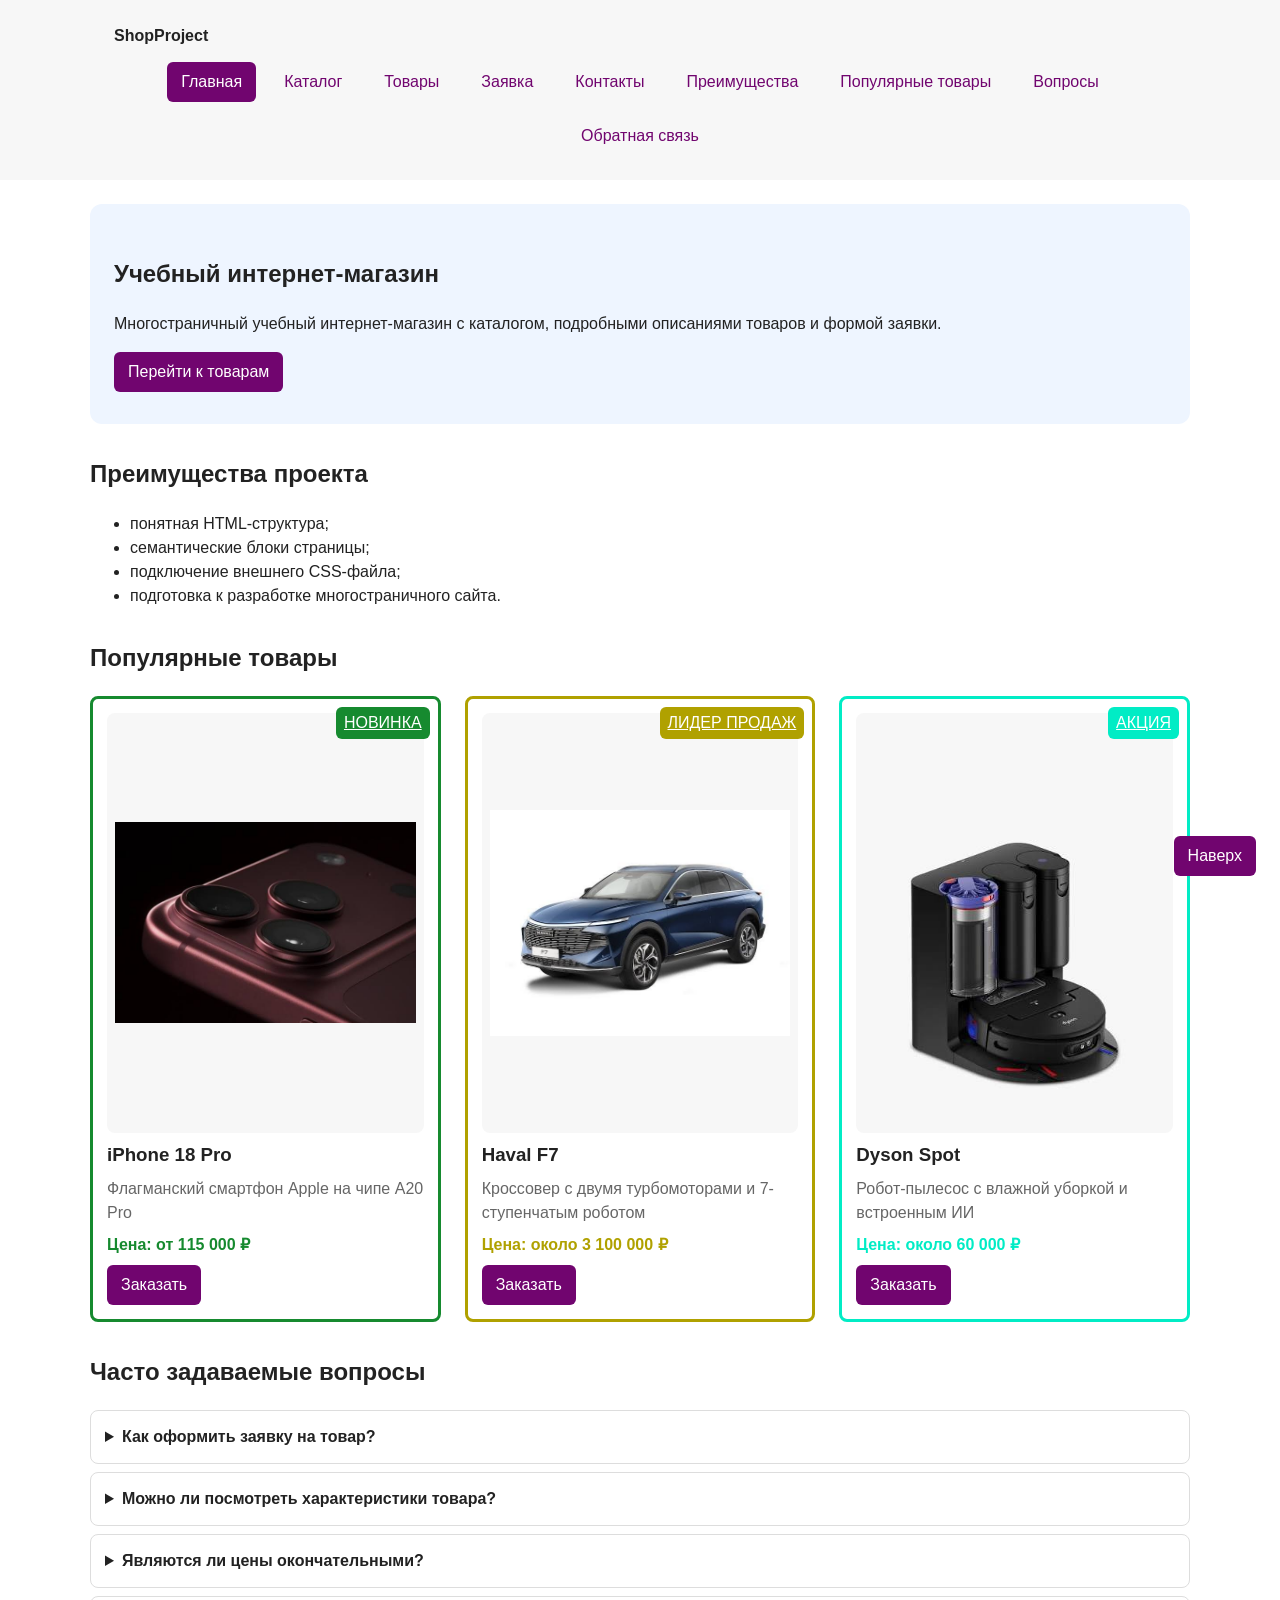
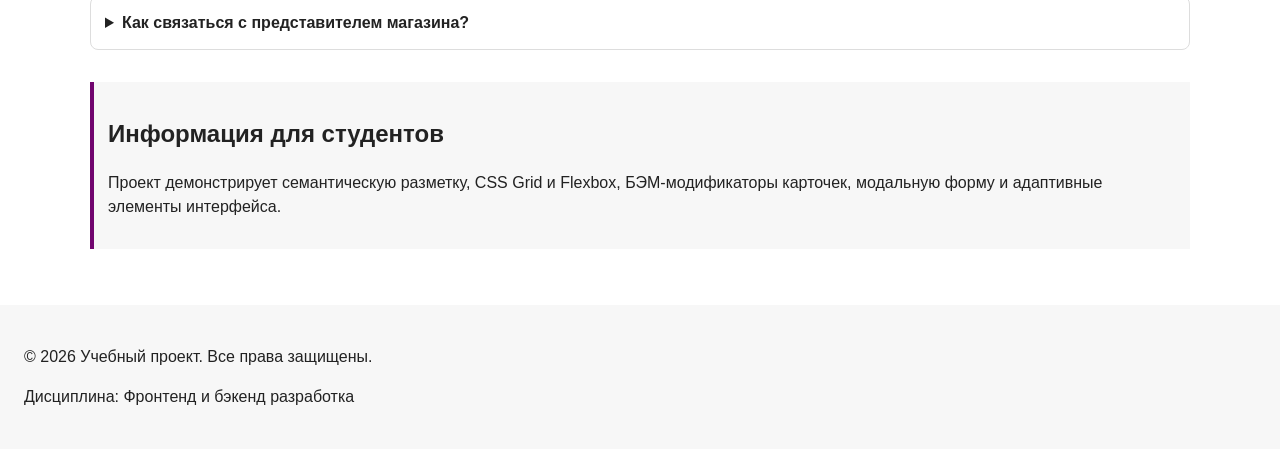
<file: index.html>
<!DOCTYPE html>
<html lang="ru">
<head>
    <meta charset="UTF-8">
    <meta name="viewport" content="width=device-width, initial-scale=1.0">
    <meta name="description" content="Главная страница учебного интернет-магазина.">
    <title>Учебный интернет-магазин</title>
    <link rel="stylesheet" href="css/style.css">
    <script src="js/main.js" defer></script>
</head>
<body>
    <header class="site-header">
        <div class="site-header__inner">
            <a class="site-header__logo" href="index.html">ShopProject</a>
            <nav class="site-nav" aria-label="Основная навигация">
                <ul class="site-nav__list">
                    <li class="site-nav__item"><a class="site-nav__link site-nav__link--active" href="index.html">Главная</a></li>
                    <li class="site-nav__item"><a class="site-nav__link" href="catalog.html">Каталог</a></li>
                    <li class="site-nav__item"><a class="site-nav__link" href="product.html">Товары</a></li>
                    <li class="site-nav__item"><a class="site-nav__link" href="order.html">Заявка</a></li>
                    <li class="site-nav__item"><a class="site-nav__link" href="contacts.html">Контакты</a></li>
                    <li class="site-nav__item"><a class="site-nav__link" href="index.html#advantages">Преимущества</a></li>
                    <li class="site-nav__item"><a class="site-nav__link" href="index.html#popular">Популярные товары</a></li>
                    <li class="site-nav__item"><a class="site-nav__link" href="index.html#faq">Вопросы</a></li>
                    <li class="site-nav__item"><a class="site-nav__link" href="index.html#contacts">Обратная связь</a></li>
                </ul>
            </nav>
        </div>
    </header>

    <main>
        <section class="hero">
            <h1>Учебный интернет-магазин</h1>
            <p>
                Многостраничный учебный интернет-магазин с каталогом, подробными описаниями товаров и формой заявки.
            </p>
            <a class="button button--primary" href="#popular">Перейти к товарам</a>
        </section>

        <section class="section" id="advantages">
            <h2 class="section__title">Преимущества проекта</h2>
            <ul class="advantages-list">
                <li>понятная HTML-структура;</li>
                <li>семантические блоки страницы;</li>
                <li>подключение внешнего CSS-файла;</li>
                <li>подготовка к разработке многостраничного сайта.</li>
            </ul>
        </section>

        <section class="section" id="popular">
            <h2 class="section__title">Популярные товары</h2>
            <div class="products-grid">
                <article class="product-card product-card--featured">
                    <span class="product-card__badge">Новинка</span>
                    <img class="product-card__image" src="images/images-2.jpeg" alt="Иллюстрация смартфона iPhone 18 Pro" width="640" height="420" loading="lazy">
                    <h3 class="product-card__title">iPhone 18 Pro</h3>
                    <p class="product-card__description">Флагманский смартфон Apple на чипе A20 Pro</p>
                    <p class="product-card__price">Цена: от 115 000 ₽</p>
                    <button class="button button--primary product-card__button" type="button" data-product="iPhone 18 Pro">Заказать</button>
                </article>
                <article class="product-card product-card--discount">
                    <span class="product-card__badge">ЛИДЕР ПРОДАЖ</span>
                    <img class="product-card__image" src="images/images-3.jpeg" alt="Иллюстрация кроссовера Haval F7" width="640" height="420" loading="lazy">
                    <h3 class="product-card__title">Haval F7</h3>
                    <p class="product-card__description">Кроссовер с двумя турбомоторами и 7-ступенчатым роботом</p>
                    <p class="product-card__price">Цена: около 3 100 000 ₽</p>
                    <button class="button button--primary product-card__button" type="button" data-product="Haval F7">Заказать</button>
                </article>
                <article class="product-card product-card--sale">
                    <span class="product-card__badge product-card__badge--sale">Акция</span>
                    <img class="product-card__image" src="images/images-4.jpeg" alt="Иллюстрация робота-пылесоса Dyson Spot" width="640" height="420" loading="lazy">
                    <h3 class="product-card__title">Dyson Spot</h3>
                    <p class="product-card__description">Робот-пылесос с влажной уборкой и встроенным ИИ</p>
                    <p class="product-card__price">Цена: около 60 000 ₽</p>
                    <button class="button button--primary product-card__button" type="button" data-product="Dyson Spot+Scrub Ai">Заказать</button>
                </article>
            </div>
        </section>


        <section class="section faq" id="faq" aria-labelledby="faq-title">
            <h2 class="section__title" id="faq-title">Часто задаваемые вопросы</h2>
            <div class="faq__list">
                <details class="faq-item">
                    <summary class="faq-item__question">Как оформить заявку на товар?</summary>
                    <p class="faq-item__answer">Нажмите кнопку «Заказать» в карточке товара, заполните контактные данные и отправьте форму. В учебной версии заявка не передаётся на сервер.</p>
                </details>
                <details class="faq-item">
                    <summary class="faq-item__question">Можно ли посмотреть характеристики товара?</summary>
                    <p class="faq-item__answer">Да. Откройте раздел «Товары» или нажмите «Подробнее» в каталоге — на странице представлены описание и таблицы характеристик.</p>
                </details>
                <details class="faq-item">
                    <summary class="faq-item__question">Являются ли цены окончательными?</summary>
                    <p class="faq-item__answer">Нет. Цены и характеристики приведены для демонстрации учебного проекта и могут не соответствовать реальным предложениям.</p>
                </details>
                <details class="faq-item">
                    <summary class="faq-item__question">Как связаться с представителем магазина?</summary>
                    <p class="faq-item__answer">Перейдите на страницу «Контакты» или воспользуйтесь формой заявки для демонстрации сценария обратной связи.</p>
                </details>
            </div>
        </section>

        <aside class="aside-info">
            <h2>Информация для студентов</h2>
            <p>Проект демонстрирует семантическую разметку, CSS Grid и Flexbox, БЭМ-модификаторы карточек, модальную форму и адаптивные элементы интерфейса.
            </p>
        </aside>
    </main>

    <footer class="site-footer" id="contacts">
        <p>&copy; 2026 Учебный проект. Все права защищены.</p>
        <p>Дисциплина: Фронтенд и бэкенд разработка</p>
    </footer>

    <a class="button button--primary to-top" href="#top">Наверх</a>

    <dialog class="order-dialog" id="order-dialog" aria-labelledby="order-dialog-title">
        <h2 class="order-dialog__title" id="order-dialog-title">Оформление заявки</h2>
        <form class="order-form" id="order-form" action="#" method="post" novalidate>
            <input id="selected-product" name="selected-product" type="hidden">
            <div class="order-form__field">
                <label class="order-form__label" for="order-name">Имя</label>
                <input class="order-form__input" id="order-name" name="name" type="text" placeholder="Введите ваше имя" minlength="2" autocomplete="given-name" required>
            </div>
            <div class="order-form__field">
                <label class="order-form__label" for="order-email">E-mail</label>
                <input class="order-form__input" id="order-email" name="email" type="email" placeholder="example@mail.ru" autocomplete="email" required>
            </div>
            <div class="order-form__field">
                <label class="order-form__label" for="order-phone">Телефон</label>
                <input class="order-form__input" id="order-phone" name="phone" type="tel" inputmode="tel" placeholder="+7 (900) 000-00-00" pattern="^\+7 \(\d{3}\) \d{3}-\d{2}-\d{2}$" required>
                <small class="order-form__hint">Формат: +7 (900) 000-00-00</small>
            </div>
            <div class="order-form__field">
                <label class="order-form__label" for="order-date">Дата связи</label>
                <input class="order-form__input" id="order-date" name="date" type="date">
            </div>
            <div class="order-form__field">
                <label class="order-form__label" for="order-topic">Тема заявки</label>
                <select class="order-form__select" id="order-topic" name="topic" required>
                    <option value="">Выберите тему</option>
                    <option value="product">Заказ товара</option>
                    <option value="consultation">Консультация</option>
                    <option value="delivery">Доставка</option>
                </select>
            </div>
            <div class="order-form__field">
                <label class="order-form__label" for="order-comment">Комментарий</label>
                <textarea class="order-form__textarea" id="order-comment" name="comment" rows="4" placeholder="Укажите дополнительную информацию"></textarea>
            </div>
            <div class="order-form__field">
                <label class="order-form__label">
                    <input class="order-form__checkbox" id="order-agreement" name="agreement" type="checkbox" required>
                    Я согласен на обработку данных
                </label>
            </div>
            <div class="order-form__actions">
                <button class="button button--secondary" type="button" id="close-order-dialog">Закрыть</button>
                <button class="button button--primary" type="submit">Отправить заявку</button>
            </div>
        </form>
    </dialog>

    <p class="success-message" id="success-message" hidden>
        Форма успешно отправлена!
    </p>
</body>
</html>
</file>
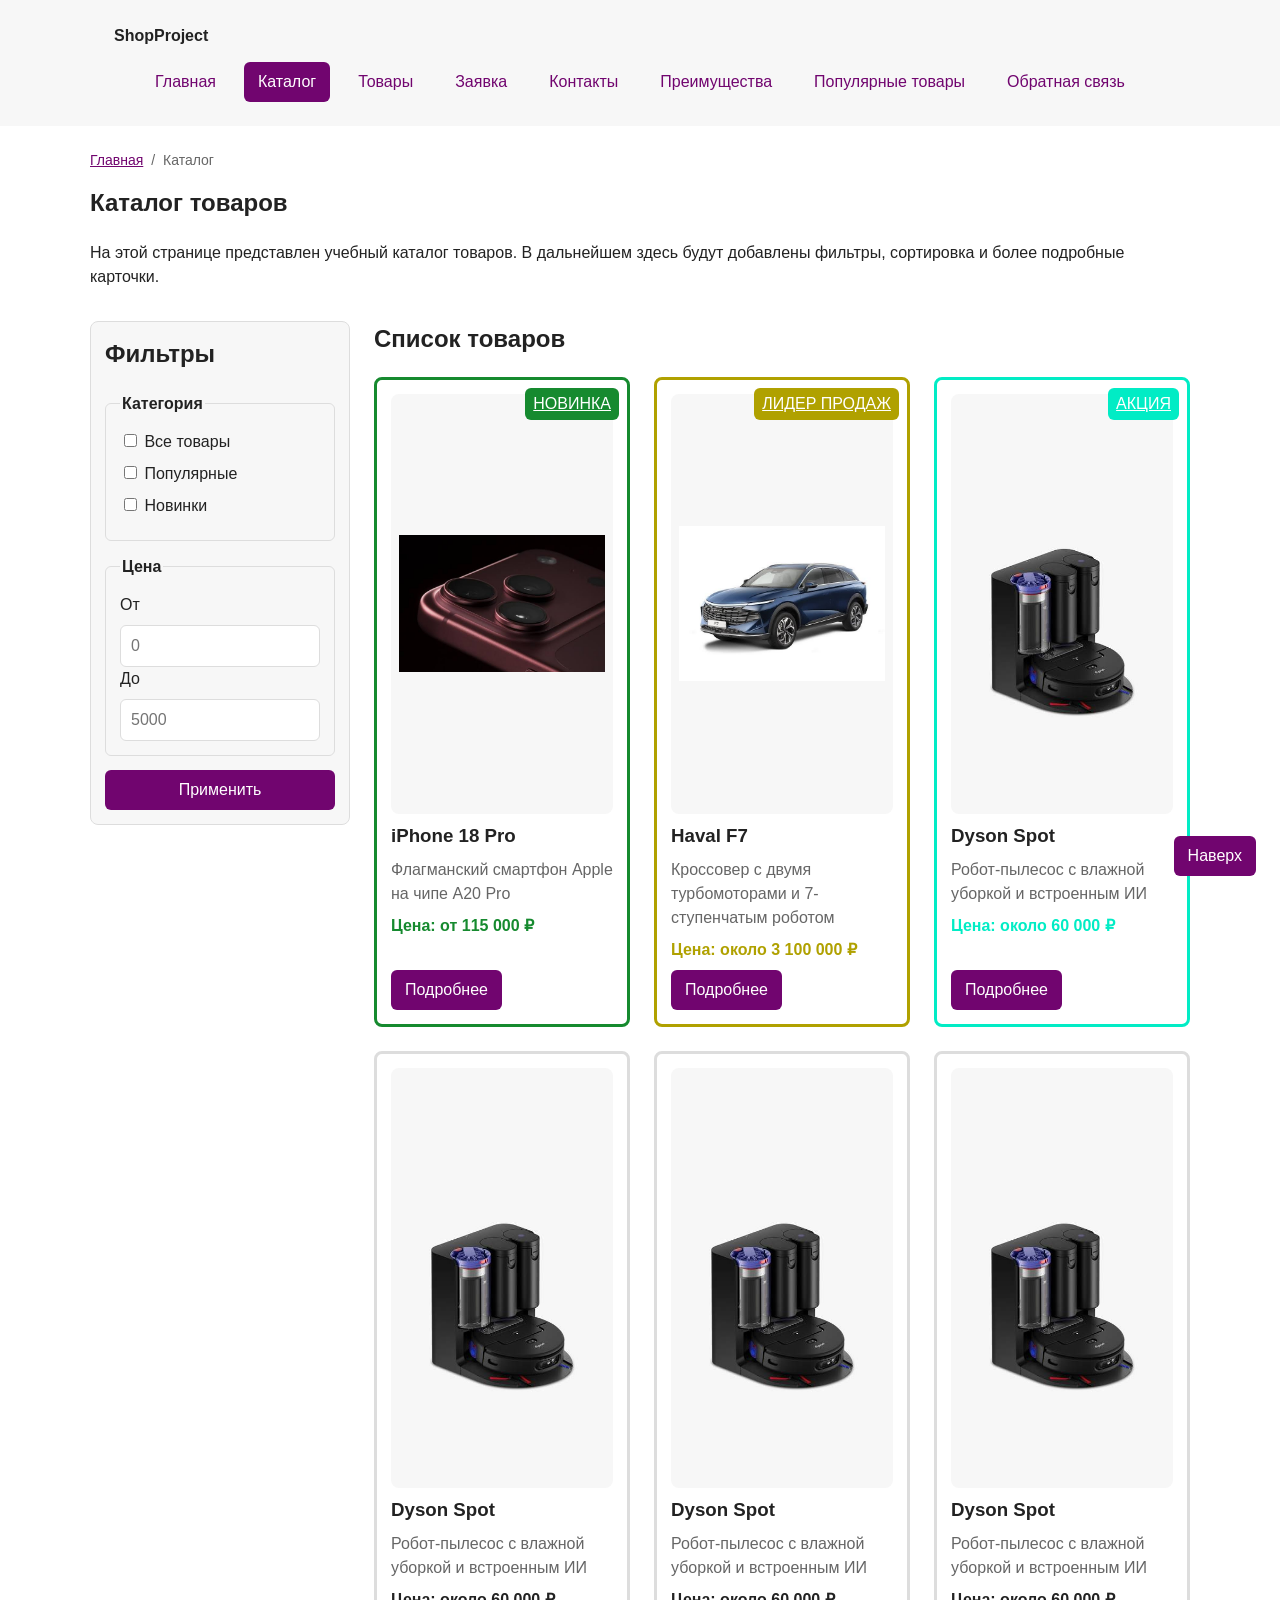
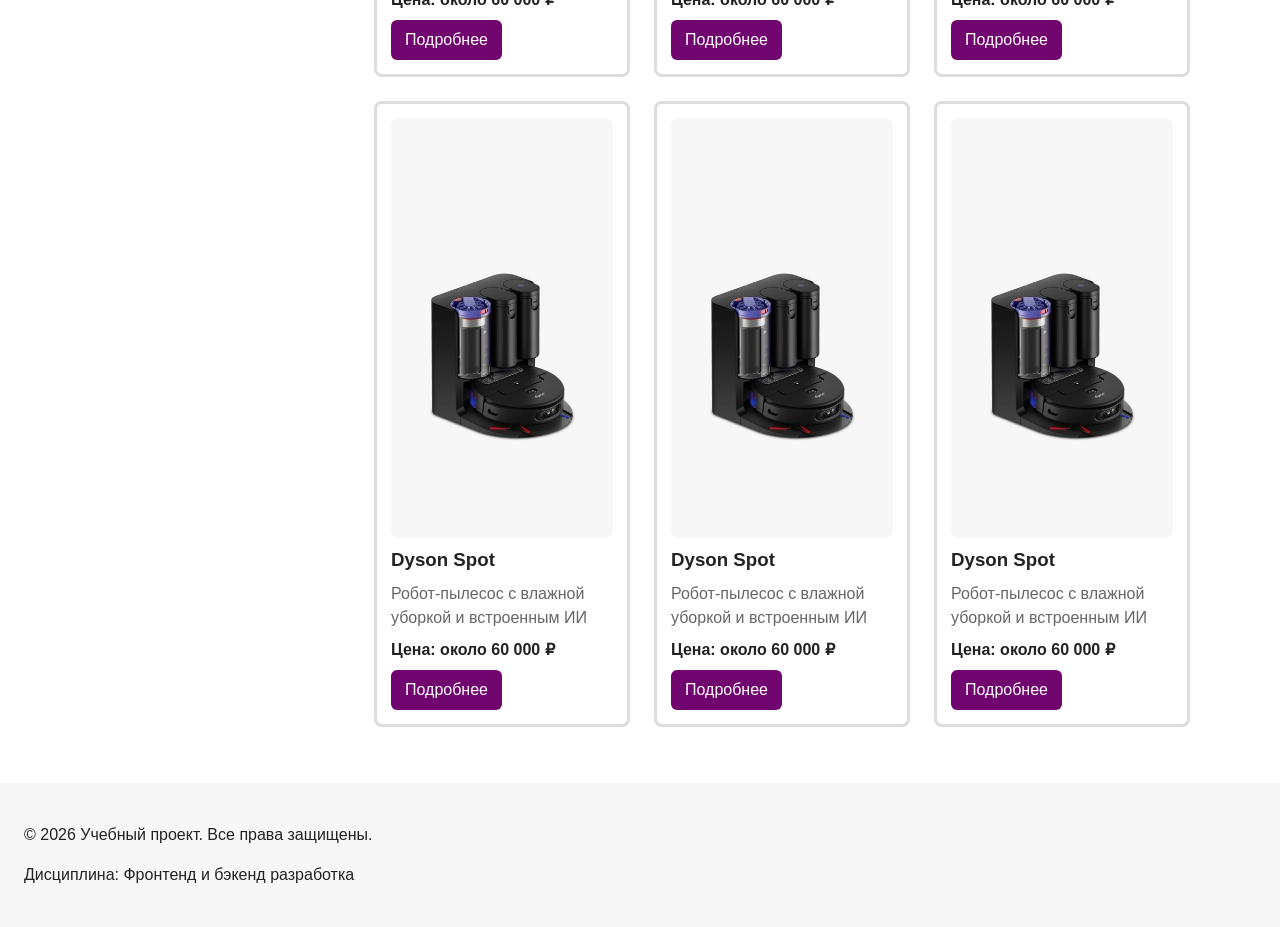
<file: catalog.html>
<!DOCTYPE html>
<html lang="ru">
<head>
    <meta charset="UTF-8">
    <meta name="viewport" content="width=device-width, initial-scale=1.0">
    <meta name="description" content="Каталог товаров учебного интернет-магазина.">
    <title>Каталог товаров — Учебный интернет-магазин</title>
    <link rel="stylesheet" href="css/style.css">
    <script src="js/main.js" defer></script>
</head>
<body>
    <header class="site-header">
        <div class="site-header__inner">
            <a class="site-header__logo" href="index.html">ShopProject</a>
            <nav class="site-nav" aria-label="Основная навигация">
                <ul class="site-nav__list">
                    <li class="site-nav__item"><a class="site-nav__link" href="index.html">Главная</a></li>
                    <li class="site-nav__item"><a class="site-nav__link site-nav__link--active" href="catalog.html">Каталог</a></li>
                    <li class="site-nav__item"><a class="site-nav__link" href="product.html">Товары</a></li>
                    <li class="site-nav__item"><a class="site-nav__link" href="order.html">Заявка</a></li>
                    <li class="site-nav__item"><a class="site-nav__link" href="contacts.html">Контакты</a></li>
                    <li class="site-nav__item"><a class="site-nav__link" href="index.html#advantages">Преимущества</a></li>
                    <li class="site-nav__item"><a class="site-nav__link" href="index.html#popular">Популярные товары</a></li>
                    <li class="site-nav__item"><a class="site-nav__link" href="index.html#contacts">Обратная связь</a></li>
                </ul>
            </nav>
        </div>
    </header>

    <main>
        <nav class="breadcrumbs" aria-label="Хлебные крошки">
            <a class="breadcrumbs__link" href="index.html">Главная</a>
            <span class="breadcrumbs__current">Каталог</span>
        </nav>

        <section class="section">
            <h1 class="section__title">Каталог товаров</h1>
            <p>
                На этой странице представлен учебный каталог товаров.
                В дальнейшем здесь будут добавлены фильтры, сортировка и более
                подробные карточки.
            </p>
        </section>

        <section class="catalog-layout">
            <aside class="catalog-filters">
                <h2 class="catalog-filters__title">Фильтры</h2>
                <form class="filters-form" action="#" method="get">
                    <fieldset class="filters-form__group">
                        <legend class="filters-form__legend">Категория</legend>
                        <label class="filters-form__label">
                            <input type="checkbox" name="category" value="all">
                            Все товары
                        </label>
                        <label class="filters-form__label">
                            <input type="checkbox" name="category" value="popular">
                            Популярные
                        </label>
                        <label class="filters-form__label">
                            <input type="checkbox" name="category" value="new">
                            Новинки
                        </label>
                    </fieldset>
                    <fieldset class="filters-form__group">
                        <legend class="filters-form__legend">Цена</legend>
                        <label class="filters-form__label" for="price-from">От</label>
                        <input class="filters-form__input" id="price-from" name="price-from" type="number" min="0" placeholder="0">
                        <label class="filters-form__label" for="price-to">До</label>
                        <input class="filters-form__input" id="price-to" name="price-to" type="number" min="0" placeholder="5000">
                    </fieldset>
                    <button class="button button--primary" type="submit">Применить</button>
                </form>
            </aside>

            <section class="catalog-products">
                <h2 class="catalog-products__title">Список товаров</h2>
                <div class="products-grid">
                    <article class="product-card product-card--featured">
                        <span class="product-card__badge">НОВИНКА</span>
                        <img class="product-card__image" src="images/images-2.jpeg" alt="Иллюстрация смартфона iPhone 18 Pro" width="640" height="420" loading="lazy">
                        <h3 class="product-card__title">iPhone 18 Pro</h3>
                        <p class="product-card__description">Флагманский смартфон Apple на чипе A20 Pro</p>
                        <p class="product-card__price">Цена: от 115 000 ₽</p>
                        <a class="button button--feeautered product-card__button" href="product.html#product-1">Подробнее</a>
                    </article>
                    <article class="product-card product-card--discount">
                        <span class="product-card__badge">ЛИДЕР ПРОДАЖ</span>
                        <img class="product-card__image" src="images/images-3.jpeg" alt="Иллюстрация кроссовера Haval F7" width="640" height="420" loading="lazy">
                        <h3 class="product-card__title">Haval F7</h3>
                        <p class="product-card__description">Кроссовер с двумя турбомоторами и 7-ступенчатым роботом</p>
                        <p class="product-card__price">Цена: около 3 100 000 ₽</p>
                        <a class="button product-card__button button--discount" href="product.html#product-2">Подробнее</a>
                    </article>
                    <article class="product-card product-card--sale">
                        <span class="product-card__badge product-card__badge--sale">Акция</span>
                        <img class="product-card__image" src="images/images-4.jpeg" alt="Иллюстрация робота-пылесоса Dyson Spot" width="640" height="420" loading="lazy">
                        <h3 class="product-card__title">Dyson Spot</h3>
                        <p class="product-card__description">Робот-пылесос с влажной уборкой и встроенным ИИ</p>
                        <p class="product-card__price">Цена: около 60 000 ₽</p>
                        <a class="button button--primary product-card__button" href="product.html#product-3">Подробнее</a>
                    </article>
                    <article class="product-card">
                        <img class="product-card__image" src="images/images-4.jpeg" alt="Иллюстрация робота-пылесоса Dyson Spot" width="640" height="420" loading="lazy">
                        <h3 class="product-card__title">Dyson Spot</h3>
                        <p class="product-card__description">Робот-пылесос с влажной уборкой и встроенным ИИ</p>
                        <p class="product-card__price">Цена: около 60 000 ₽</p>
                        <a class="button button--primary product-card__button" href="product.html#product-3">Подробнее</a>
                    </article>
                    <article class="product-card">
                        <img class="product-card__image" src="images/images-4.jpeg" alt="Иллюстрация робота-пылесоса Dyson Spot" width="640" height="420" loading="lazy">
                    <h3 class="product-card__title">Dyson Spot</h3>
                        <p class="product-card__description">Робот-пылесос с влажной уборкой и встроенным ИИ</p>
                        <p class="product-card__price">Цена: около 60 000 ₽</p>
                        <a class="button button--primary product-card__button" href="product.html#product-3">Подробнее</a>
                    </article>
                    <article class="product-card">
                        <img class="product-card__image" src="images/images-4.jpeg" alt="Иллюстрация робота-пылесоса Dyson Spot" width="640" height="420" loading="lazy">
                    <h3 class="product-card__title">Dyson Spot</h3>
                        <p class="product-card__description">Робот-пылесос с влажной уборкой и встроенным ИИ</p>
                        <p class="product-card__price">Цена: около 60 000 ₽</p>
                        <a class="button button--primary product-card__button" href="product.html#product-3">Подробнее</a>
                    </article>
                    <article class="product-card">
                        <img class="product-card__image" src="images/images-4.jpeg" alt="Иллюстрация робота-пылесоса Dyson Spot" width="640" height="420" loading="lazy">
                    <h3 class="product-card__title">Dyson Spot</h3>
                        <p class="product-card__description">Робот-пылесос с влажной уборкой и встроенным ИИ</p>
                        <p class="product-card__price">Цена: около 60 000 ₽</p>
                        <a class="button button--primary product-card__button" href="product.html#product-3">Подробнее</a>
                    </article>
                    <article class="product-card">
                        <img class="product-card__image" src="images/images-4.jpeg" alt="Иллюстрация робота-пылесоса Dyson Spot" width="640" height="420" loading="lazy">
                    <h3 class="product-card__title">Dyson Spot</h3>
                        <p class="product-card__description">Робот-пылесос с влажной уборкой и встроенным ИИ</p>
                        <p class="product-card__price">Цена: около 60 000 ₽</p>
                        <a class="button button--primary product-card__button" href="product.html#product-3">Подробнее</a>
                    </article>
                    <article class="product-card">
                        <img class="product-card__image" src="images/images-4.jpeg" alt="Иллюстрация робота-пылесоса Dyson Spot" width="640" height="420" loading="lazy">
                    <h3 class="product-card__title">Dyson Spot</h3>
                        <p class="product-card__description">Робот-пылесос с влажной уборкой и встроенным ИИ</p>
                        <p class="product-card__price">Цена: около 60 000 ₽</p>
                        <a class="button button--primary product-card__button" href="product.html#product-3">Подробнее</a>
                    </article>
                </div>
            </section>
            
        </section>
    </main>

    <footer class="site-footer">
        <p>&copy; 2026 Учебный проект. Все права защищены.</p>
        <p>Дисциплина: Фронтенд и бэкенд разработка</p>
    </footer>

    <a class="button button--primary to-top" href="#top">Наверх</a>
</body>
</html>
</file>
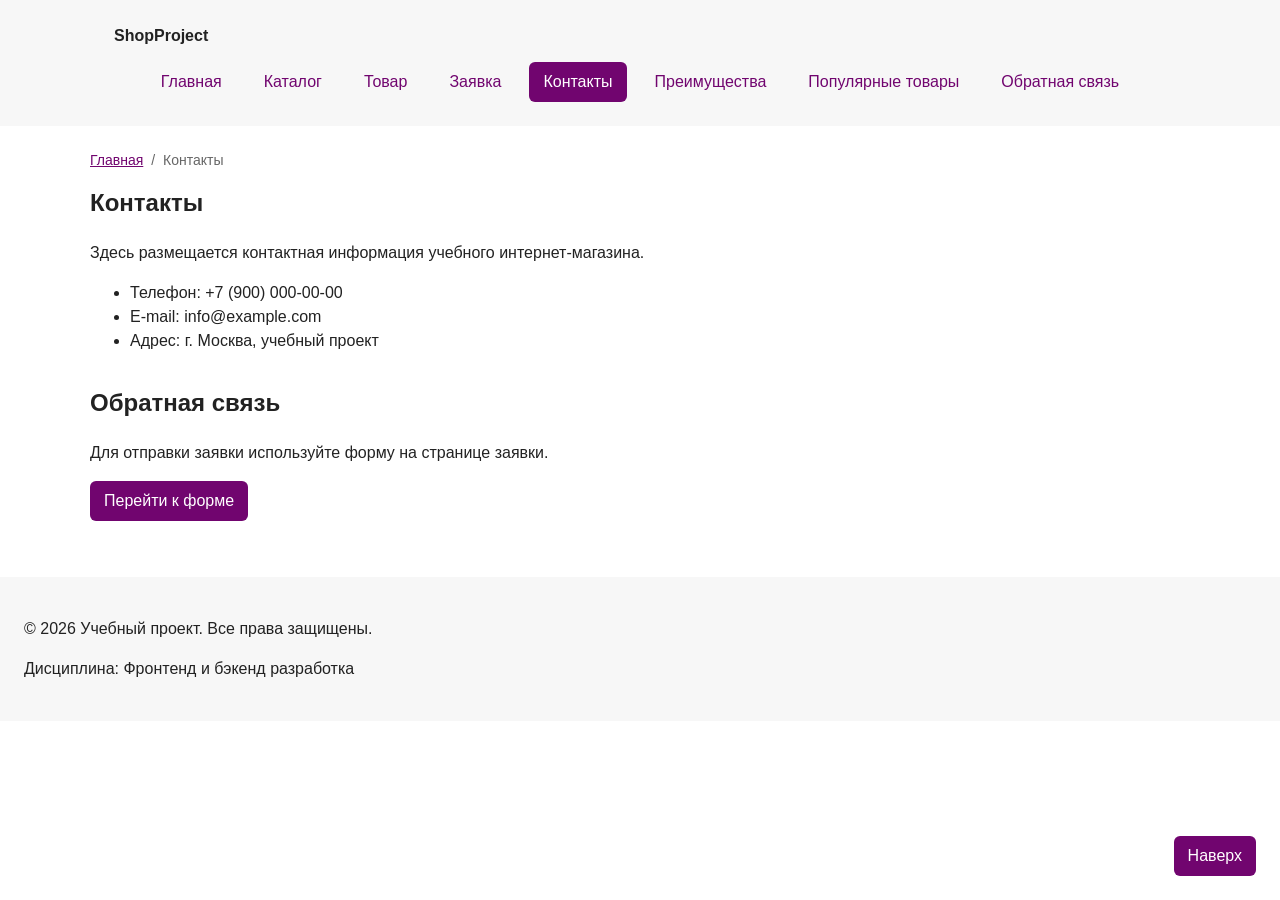
<file: contacts.html>
<!DOCTYPE html>
<html lang="ru">
<head>
    <meta charset="UTF-8">
    <meta name="viewport" content="width=device-width, initial-scale=1.0">
    <meta name="description" content="Контактная информация учебного интернет-магазина.">
    <title>Контакты — Учебный интернет-магазин</title>
    <link rel="stylesheet" href="css/style.css">
</head>
<body>
    <header class="site-header">
        <div class="site-header__inner">
            <a class="site-header__logo" href="index.html">ShopProject</a>
            <nav class="site-nav" aria-label="Основная навигация">
                <ul class="site-nav__list">
                    <li class="site-nav__item"><a class="site-nav__link" href="index.html">Главная</a></li>
                    <li class="site-nav__item"><a class="site-nav__link" href="catalog.html">Каталог</a></li>
                    <li class="site-nav__item"><a class="site-nav__link" href="product.html">Товар</a></li>
                    <li class="site-nav__item"><a class="site-nav__link" href="order.html">Заявка</a></li>
                    <li class="site-nav__item"><a class="site-nav__link site-nav__link--active" href="contacts.html">Контакты</a></li>
                    <li class="site-nav__item"><a class="site-nav__link" href="index.html#advantages">Преимущества</a></li>
                    <li class="site-nav__item"><a class="site-nav__link" href="index.html#popular">Популярные товары</a></li>
                    <li class="site-nav__item"><a class="site-nav__link" href="index.html#contacts">Обратная связь</a></li>
                </ul>
            </nav>
        </div>
    </header>

    <main>
        <nav class="breadcrumbs" aria-label="Хлебные крошки">
            <a class="breadcrumbs__link" href="index.html">Главная</a>
            <span class="breadcrumbs__current">Контакты</span>
        </nav>

        <section class="section">
            <h1 class="section__title">Контакты</h1>
            <p>
                Здесь размещается контактная информация учебного интернет-магазина.
            </p>
            <ul>
                <li>Телефон: +7 (900) 000-00-00</li>
                <li>E-mail: info@example.com</li>
                <li>Адрес: г. Москва, учебный проект</li>
            </ul>
        </section>

        <section class="section" id="feedback">
            <h2 class="section__title">Обратная связь</h2>
            <p>
                Для отправки заявки используйте форму на странице заявки.
            </p>
            <a class="button button--primary" href="order.html">Перейти к форме</a>
        </section>
    </main>

    <footer class="site-footer">
        <p>&copy; 2026 Учебный проект. Все права защищены.</p>
        <p>Дисциплина: Фронтенд и бэкенд разработка</p>
    </footer>

    <a class="button button--primary to-top" href="#top">Наверх</a>
</body>
</html>
</file>
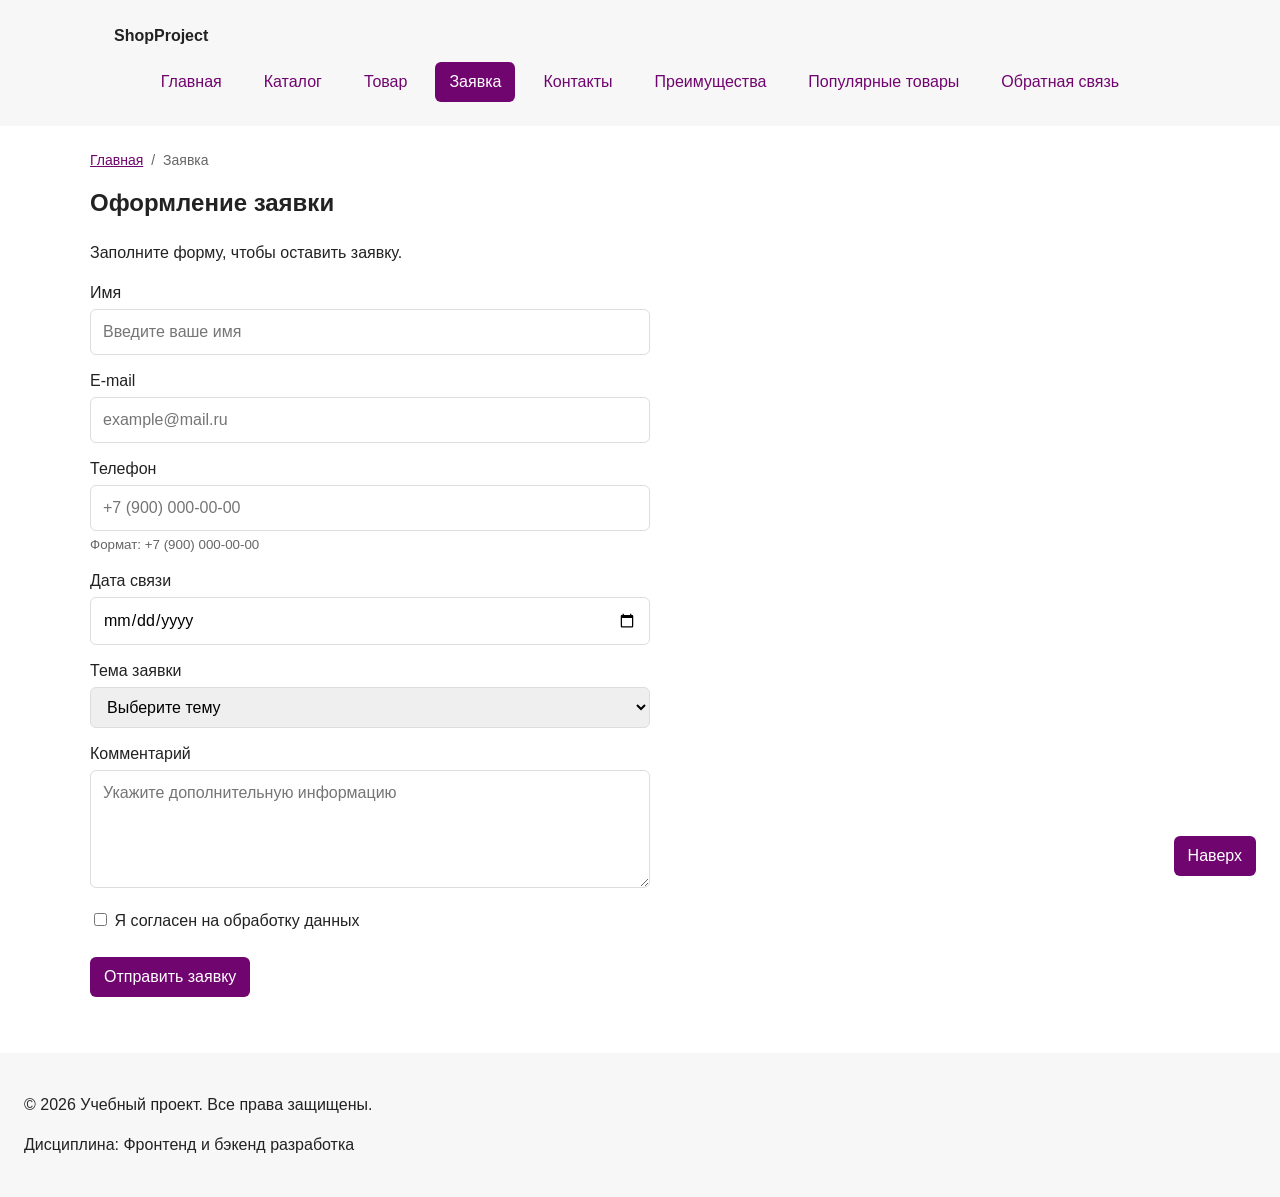
<file: order.html>
<!DOCTYPE html>
<html lang="ru">
<head>
    <meta charset="UTF-8">
    <meta name="viewport" content="width=device-width, initial-scale=1.0">
    <meta name="description" content="Форма оформления заявки учебного интернет-магазина.">
    <title>Оформление заявки — Учебный интернет-магазин</title>
    <link rel="stylesheet" href="css/style.css">
    <script src="js/main.js" defer></script>
</head>
<body>
    <header class="site-header">
        <div class="site-header__inner">
            <a class="site-header__logo" href="index.html">ShopProject</a>
            <nav class="site-nav" aria-label="Основная навигация">
                <ul class="site-nav__list">
                    <li class="site-nav__item"><a class="site-nav__link" href="index.html">Главная</a></li>
                    <li class="site-nav__item"><a class="site-nav__link" href="catalog.html">Каталог</a></li>
                    <li class="site-nav__item"><a class="site-nav__link" href="product.html">Товар</a></li>
                    <li class="site-nav__item"><a class="site-nav__link site-nav__link--active" href="order.html">Заявка</a></li>
                    <li class="site-nav__item"><a class="site-nav__link" href="contacts.html">Контакты</a></li>
                    <li class="site-nav__item"><a class="site-nav__link" href="index.html#advantages">Преимущества</a></li>
                    <li class="site-nav__item"><a class="site-nav__link" href="index.html#popular">Популярные товары</a></li>
                    <li class="site-nav__item"><a class="site-nav__link" href="index.html#contacts">Обратная связь</a></li>
                </ul>
            </nav>
        </div>
    </header>

    <main>
        <nav class="breadcrumbs" aria-label="Хлебные крошки">
            <a class="breadcrumbs__link" href="index.html">Главная</a>
            <span class="breadcrumbs__current">Заявка</span>
        </nav>

        <section class="section">
            <h1 class="section__title">Оформление заявки</h1>
            <p>Заполните форму, чтобы оставить заявку.</p>
            <form class="order-form" id="order-form" action="#" method="post" novalidate>
                <div class="order-form__field">
                    <label class="order-form__label" for="order-name">Имя</label>
                    <input class="order-form__input" id="order-name" name="name" type="text" placeholder="Введите ваше имя" minlength="2" autocomplete="given-name" required>
                </div>
                <div class="order-form__field">
                    <label class="order-form__label" for="order-email">E-mail</label>
                    <input class="order-form__input" id="order-email" name="email" type="email" placeholder="example@mail.ru" autocomplete="email" required>
                </div>
                <div class="order-form__field">
                    <label class="order-form__label" for="order-phone">Телефон</label>
                    <input class="order-form__input" id="order-phone" name="phone" type="tel" inputmode="tel" placeholder="+7 (900) 000-00-00" pattern="^\+7 \(\d{3}\) \d{3}-\d{2}-\d{2}$" required>
                    <small class="order-form__hint">Формат: +7 (900) 000-00-00</small>
                </div>
                <div class="order-form__field">
                    <label class="order-form__label" for="order-date">Дата связи</label>
                    <input class="order-form__input" id="order-date" name="date" type="date">
                </div>
                <div class="order-form__field">
                    <label class="order-form__label" for="order-topic">Тема заявки</label>
                    <select class="order-form__select" id="order-topic" name="topic" required>
                        <option value="">Выберите тему</option>
                        <option value="product">Заказ товара</option>
                        <option value="consultation">Консультация</option>
                        <option value="delivery">Доставка</option>
                    </select>
                </div>
                <div class="order-form__field">
                    <label class="order-form__label" for="order-comment">Комментарий</label>
                    <textarea class="order-form__textarea" id="order-comment" name="comment" rows="4" placeholder="Укажите дополнительную информацию"></textarea>
                </div>
                <div class="order-form__field">
                    <label class="order-form__label">
                        <input class="order-form__checkbox" id="order-agreement" name="agreement" type="checkbox" required>
                        Я согласен на обработку данных
                    </label>
                </div>
                <div class="order-form__actions">
                    <button class="button button--primary" type="submit">Отправить заявку</button>
                </div>
            </form>
            <p class="success-message" id="success-message" hidden>
                Форма успешно отправлена!
            </p>
        </section>
    </main>

    <footer class="site-footer">
        <p>&copy; 2026 Учебный проект. Все права защищены.</p>
        <p>Дисциплина: Фронтенд и бэкенд разработка</p>
    </footer>

    <a class="button button--primary to-top" href="#top">Наверх</a>
</body>
</html>
</file>
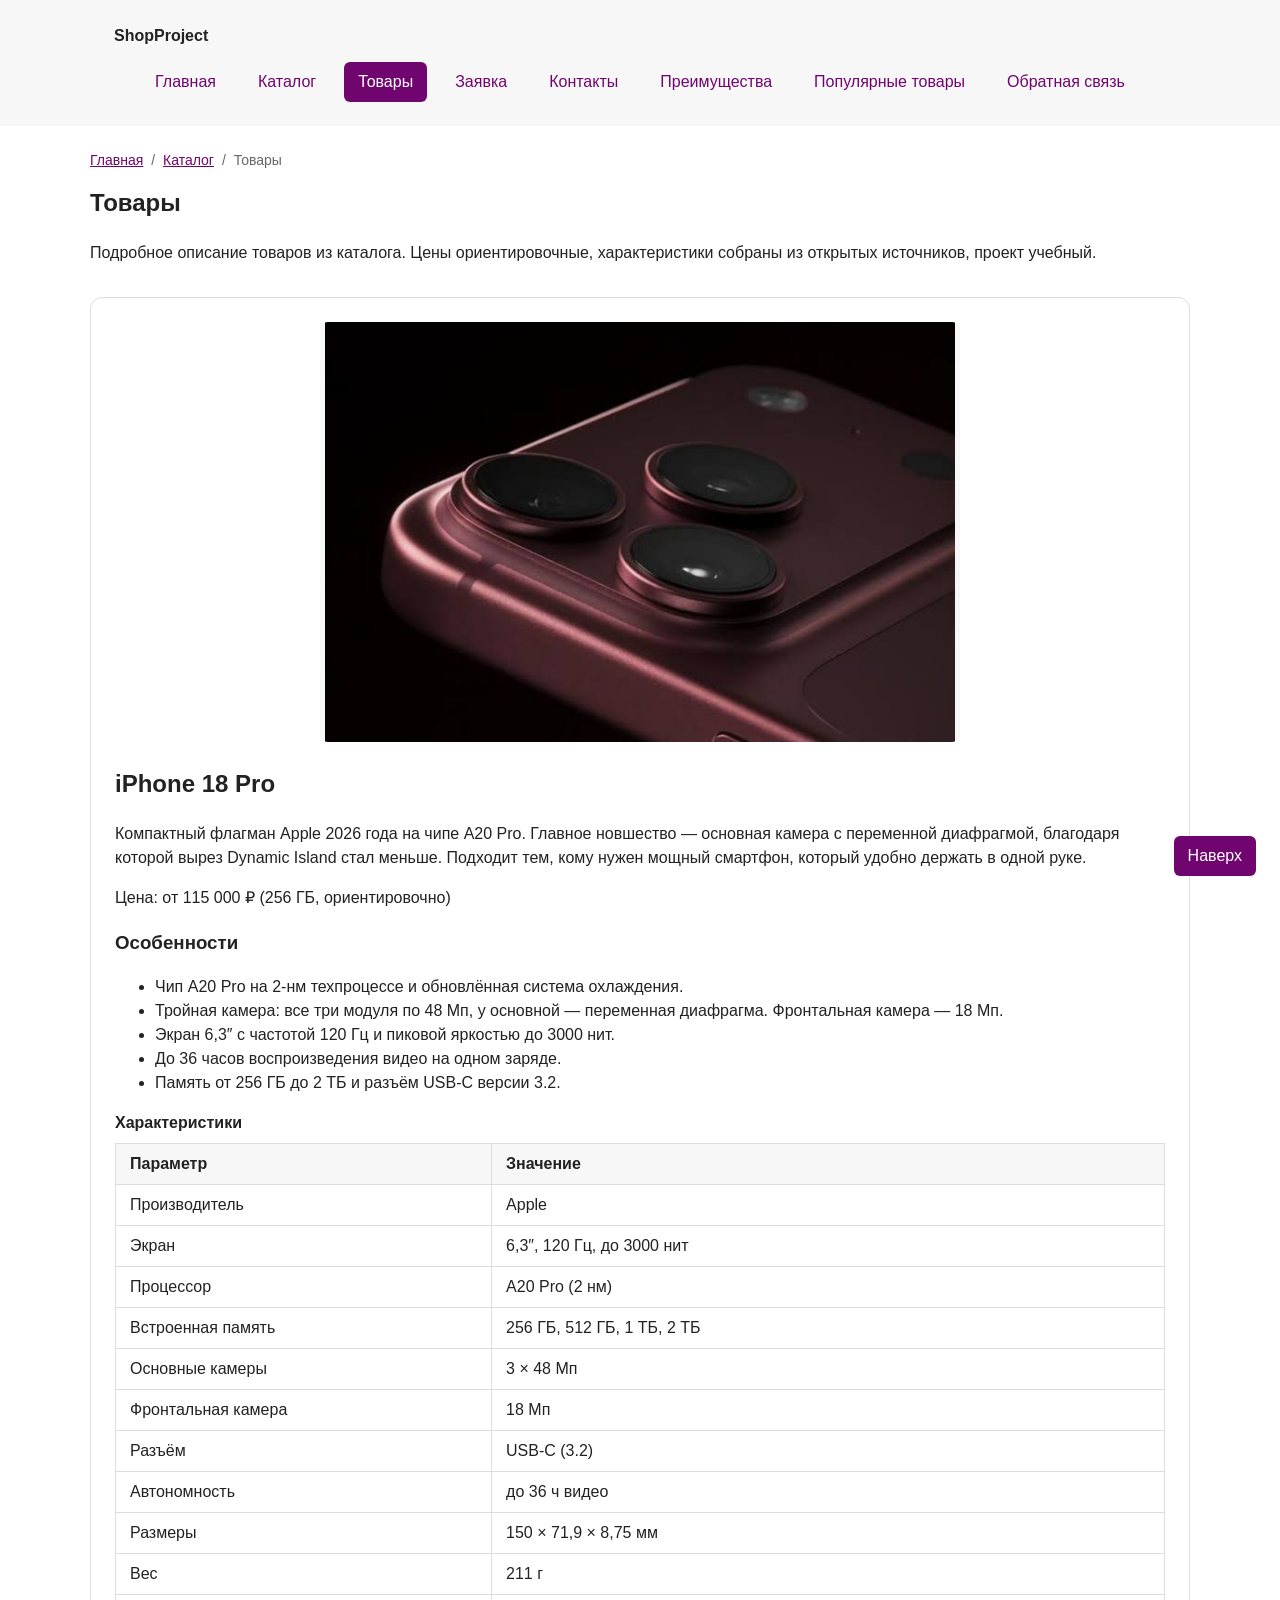
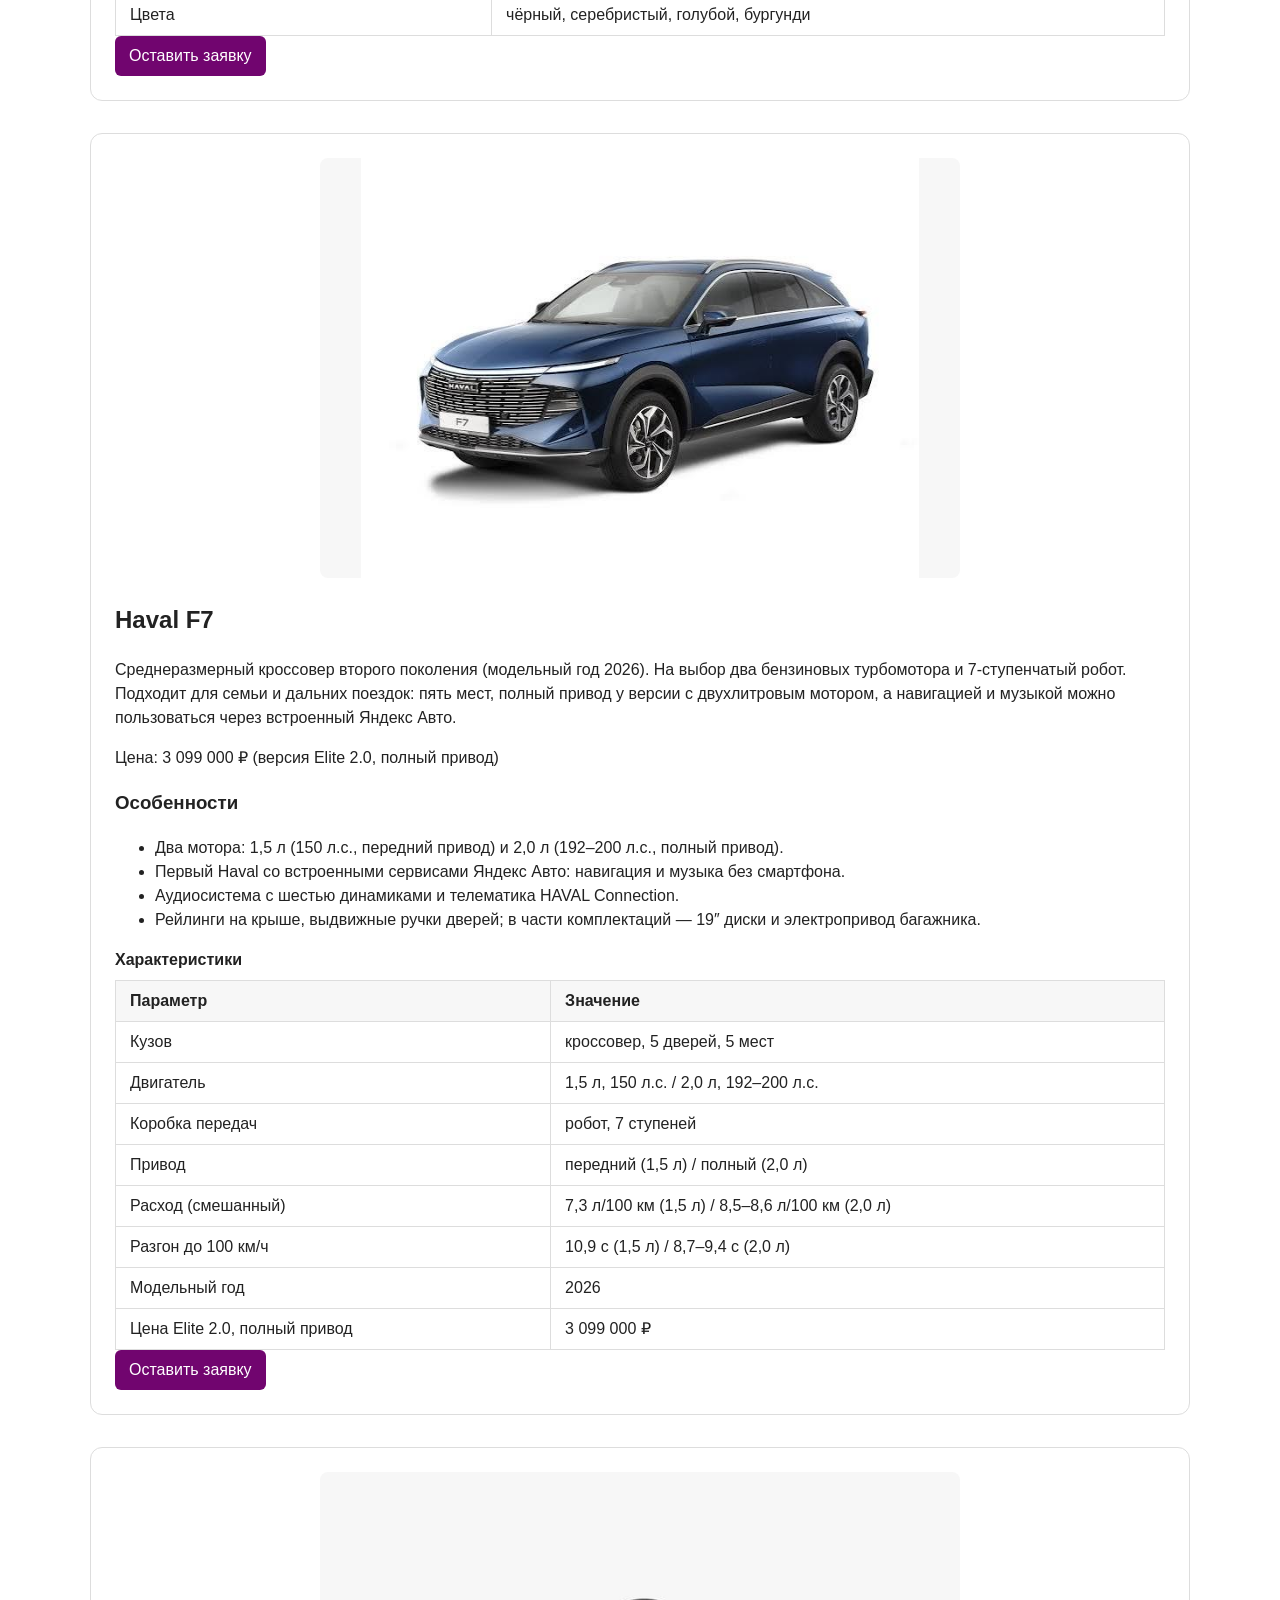
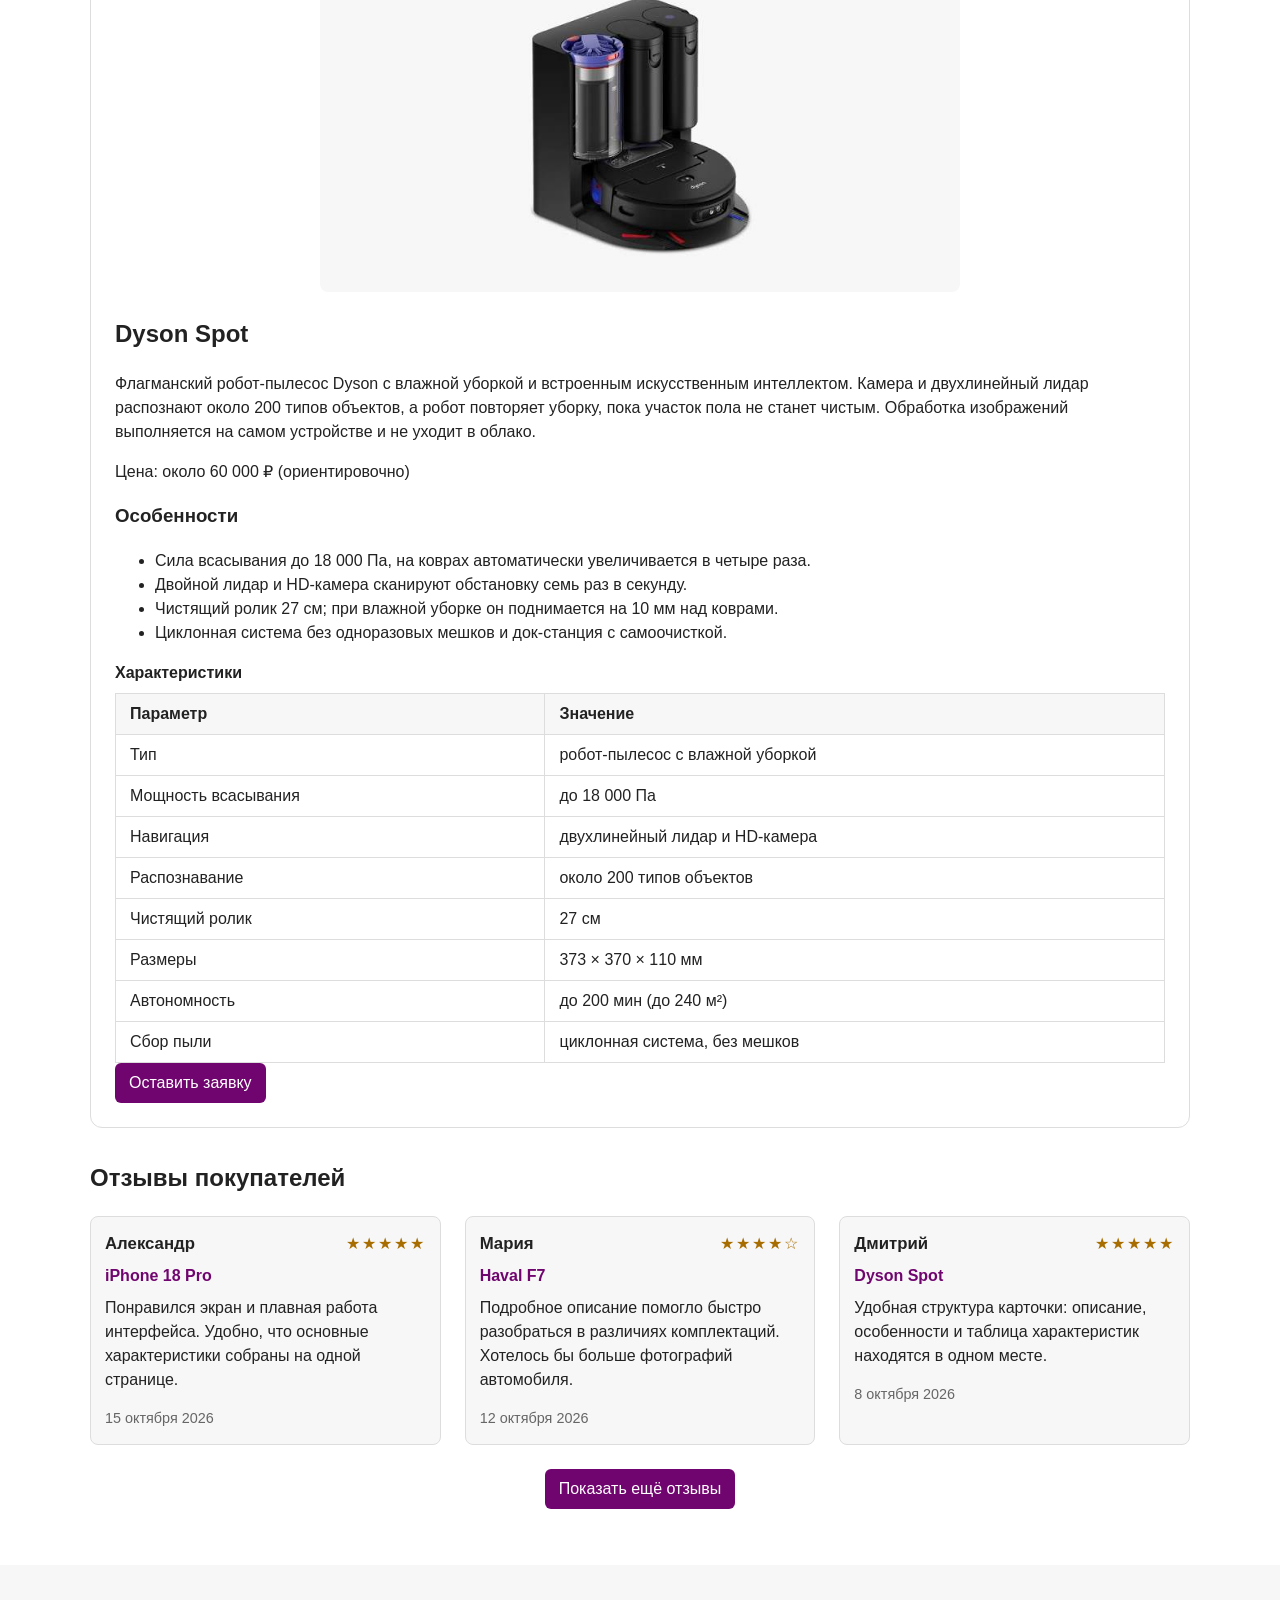
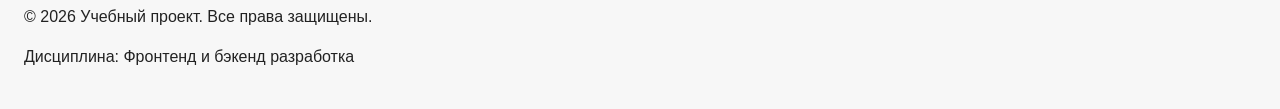
<file: product.html>
<!DOCTYPE html>
<html lang="ru">
<head>
    <meta charset="UTF-8">
    <meta name="viewport" content="width=device-width, initial-scale=1.0">
    <meta name="description" content="Подробное описание товаров: iPhone 18 Pro, Haval F7, Dyson Spot+Scrub Ai.">
    <title>Товары — Учебный интернет-магазин</title>
    <link rel="stylesheet" href="css/style.css">
    <script src="js/main.js" defer></script>
</head>
<body>
    <header class="site-header">
        <div class="site-header__inner">
            <a class="site-header__logo" href="index.html">ShopProject</a>
            <nav class="site-nav" aria-label="Основная навигация">
                <ul class="site-nav__list">
                    <li class="site-nav__item"><a class="site-nav__link" href="index.html">Главная</a></li>
                    <li class="site-nav__item"><a class="site-nav__link" href="catalog.html">Каталог</a></li>
                    <li class="site-nav__item"><a class="site-nav__link site-nav__link--active" href="product.html">Товары</a></li>
                    <li class="site-nav__item"><a class="site-nav__link" href="order.html">Заявка</a></li>
                    <li class="site-nav__item"><a class="site-nav__link" href="contacts.html">Контакты</a></li>
                    <li class="site-nav__item"><a class="site-nav__link" href="index.html#advantages">Преимущества</a></li>
                    <li class="site-nav__item"><a class="site-nav__link" href="index.html#popular">Популярные товары</a></li>
                    <li class="site-nav__item"><a class="site-nav__link" href="index.html#contacts">Обратная связь</a></li>
                </ul>
            </nav>
        </div>
    </header>

    <main>
        <nav class="breadcrumbs" aria-label="Хлебные крошки">
            <a class="breadcrumbs__link" href="index.html">Главная</a>
            <a class="breadcrumbs__link" href="catalog.html">Каталог</a>
            <span class="breadcrumbs__current">Товары</span>
        </nav>

        <section class="section">
            <h1 class="section__title">Товары</h1>
            <p>
                Подробное описание товаров из каталога. Цены ориентировочные, характеристики
                собраны из открытых источников, проект учебный.
            </p>
        </section>

        <article class="product-detail" id="product-1">
            <img class="product-detail__image" src="images/images-2.jpeg" alt="Иллюстрация смартфона iPhone 18 Pro" width="640" height="420" loading="lazy">
            <h2 class="product-detail__title">iPhone 18 Pro</h2>
            <p>Компактный флагман Apple 2026 года на чипе A20 Pro. Главное новшество — основная камера с переменной диафрагмой, благодаря которой вырез Dynamic Island стал меньше. Подходит тем, кому нужен мощный смартфон, который удобно держать в одной руке.</p>
            <p class="product-detail__price">Цена: от 115 000 ₽ (256 ГБ, ориентировочно)</p>
            <h3 class="product-detail__subtitle">Особенности</h3>
            <ul>
                <li>Чип A20 Pro на 2-нм техпроцессе и обновлённая система охлаждения.</li>
                <li>Тройная камера: все три модуля по 48 Мп, у основной — переменная диафрагма. Фронтальная камера — 18 Мп.</li>
                <li>Экран 6,3″ с частотой 120 Гц и пиковой яркостью до 3000 нит.</li>
                <li>До 36 часов воспроизведения видео на одном заряде.</li>
                <li>Память от 256 ГБ до 2 ТБ и разъём USB-C версии 3.2.</li>
            </ul>
            <table class="product-table">
                <caption class="product-table__caption">Характеристики</caption>
                <thead>
                    <tr>
                        <th class="product-table__th">Параметр</th>
                        <th class="product-table__th">Значение</th>
                    </tr>
                </thead>
                <tbody>
                    <tr>
                        <td class="product-table__td">Производитель</td>
                        <td class="product-table__td">Apple</td>
                    </tr>
                    <tr>
                        <td class="product-table__td">Экран</td>
                        <td class="product-table__td">6,3″, 120 Гц, до 3000 нит</td>
                    </tr>
                    <tr>
                        <td class="product-table__td">Процессор</td>
                        <td class="product-table__td">A20 Pro (2 нм)</td>
                    </tr>
                    <tr>
                        <td class="product-table__td">Встроенная память</td>
                        <td class="product-table__td">256 ГБ, 512 ГБ, 1 ТБ, 2 ТБ</td>
                    </tr>
                    <tr>
                        <td class="product-table__td">Основные камеры</td>
                        <td class="product-table__td">3 × 48 Мп</td>
                    </tr>
                    <tr>
                        <td class="product-table__td">Фронтальная камера</td>
                        <td class="product-table__td">18 Мп</td>
                    </tr>
                    <tr>
                        <td class="product-table__td">Разъём</td>
                        <td class="product-table__td">USB-C (3.2)</td>
                    </tr>
                    <tr>
                        <td class="product-table__td">Автономность</td>
                        <td class="product-table__td">до 36 ч видео</td>
                    </tr>
                    <tr>
                        <td class="product-table__td">Размеры</td>
                        <td class="product-table__td">150 × 71,9 × 8,75 мм</td>
                    </tr>
                    <tr>
                        <td class="product-table__td">Вес</td>
                        <td class="product-table__td">211 г</td>
                    </tr>
                    <tr>
                        <td class="product-table__td">Цвета</td>
                        <td class="product-table__td">чёрный, серебристый, голубой, бургунди</td>
                    </tr>
                </tbody>
            </table>
            <a class="button button--primary product-detail__button" href="order.html">Оставить заявку</a>
        </article>

        <article class="product-detail" id="product-2">
            <img class="product-detail__image" src="images/images-3.jpeg" alt="Иллюстрация кроссовера Haval F7" width="640" height="420" loading="lazy">
            <h2 class="product-detail__title">Haval F7</h2>
            <p>Среднеразмерный кроссовер второго поколения (модельный год 2026). На выбор два бензиновых турбомотора и 7-ступенчатый робот. Подходит для семьи и дальних поездок: пять мест, полный привод у версии с двухлитровым мотором, а навигацией и музыкой можно пользоваться через встроенный Яндекс Авто.</p>
            <p class="product-detail__price">Цена: 3 099 000 ₽ (версия Elite 2.0, полный привод)</p>
            <h3 class="product-detail__subtitle">Особенности</h3>
            <ul>
                <li>Два мотора: 1,5 л (150 л.с., передний привод) и 2,0 л (192–200 л.с., полный привод).</li>
                <li>Первый Haval со встроенными сервисами Яндекс Авто: навигация и музыка без смартфона.</li>
                <li>Аудиосистема с шестью динамиками и телематика HAVAL Connection.</li>
                <li>Рейлинги на крыше, выдвижные ручки дверей; в части комплектаций — 19″ диски и электропривод багажника.</li>
            </ul>
            <table class="product-table">
                <caption class="product-table__caption">Характеристики</caption>
                <thead>
                    <tr>
                        <th class="product-table__th">Параметр</th>
                        <th class="product-table__th">Значение</th>
                    </tr>
                </thead>
                <tbody>
                    <tr>
                        <td class="product-table__td">Кузов</td>
                        <td class="product-table__td">кроссовер, 5 дверей, 5 мест</td>
                    </tr>
                    <tr>
                        <td class="product-table__td">Двигатель</td>
                        <td class="product-table__td">1,5 л, 150 л.с. / 2,0 л, 192–200 л.с.</td>
                    </tr>
                    <tr>
                        <td class="product-table__td">Коробка передач</td>
                        <td class="product-table__td">робот, 7 ступеней</td>
                    </tr>
                    <tr>
                        <td class="product-table__td">Привод</td>
                        <td class="product-table__td">передний (1,5 л) / полный (2,0 л)</td>
                    </tr>
                    <tr>
                        <td class="product-table__td">Расход (смешанный)</td>
                        <td class="product-table__td">7,3 л/100 км (1,5 л) / 8,5–8,6 л/100 км (2,0 л)</td>
                    </tr>
                    <tr>
                        <td class="product-table__td">Разгон до 100 км/ч</td>
                        <td class="product-table__td">10,9 с (1,5 л) / 8,7–9,4 с (2,0 л)</td>
                    </tr>
                    <tr>
                        <td class="product-table__td">Модельный год</td>
                        <td class="product-table__td">2026</td>
                    </tr>
                    <tr>
                        <td class="product-table__td">Цена Elite 2.0, полный привод</td>
                        <td class="product-table__td">3 099 000 ₽</td>
                    </tr>
                </tbody>
            </table>
            <a class="button button--primary product-detail__button" href="order.html">Оставить заявку</a>
        </article>

        <article class="product-detail" id="product-3">
            <img class="product-detail__image" src="images/images-4.jpeg" alt="Иллюстрация робота-пылесоса Dyson Spot" width="640" height="420" loading="lazy">
            <h2 class="product-detail__title">Dyson Spot</h2>
            <p>Флагманский робот-пылесос Dyson с влажной уборкой и встроенным искусственным интеллектом. Камера и двухлинейный лидар распознают около 200 типов объектов, а робот повторяет уборку, пока участок пола не станет чистым. Обработка изображений выполняется на самом устройстве и не уходит в облако.</p>
            <p class="product-detail__price">Цена: около 60 000 ₽ (ориентировочно)</p>
            <h3 class="product-detail__subtitle">Особенности</h3>
            <ul>
                <li>Сила всасывания до 18 000 Па, на коврах автоматически увеличивается в четыре раза.</li>
                <li>Двойной лидар и HD-камера сканируют обстановку семь раз в секунду.</li>
                <li>Чистящий ролик 27 см; при влажной уборке он поднимается на 10 мм над коврами.</li>
                <li>Циклонная система без одноразовых мешков и док-станция с самоочисткой.</li>
            </ul>
            <table class="product-table">
                <caption class="product-table__caption">Характеристики</caption>
                <thead>
                    <tr>
                        <th class="product-table__th">Параметр</th>
                        <th class="product-table__th">Значение</th>
                    </tr>
                </thead>
                <tbody>
                    <tr>
                        <td class="product-table__td">Тип</td>
                        <td class="product-table__td">робот-пылесос с влажной уборкой</td>
                    </tr>
                    <tr>
                        <td class="product-table__td">Мощность всасывания</td>
                        <td class="product-table__td">до 18 000 Па</td>
                    </tr>
                    <tr>
                        <td class="product-table__td">Навигация</td>
                        <td class="product-table__td">двухлинейный лидар и HD-камера</td>
                    </tr>
                    <tr>
                        <td class="product-table__td">Распознавание</td>
                        <td class="product-table__td">около 200 типов объектов</td>
                    </tr>
                    <tr>
                        <td class="product-table__td">Чистящий ролик</td>
                        <td class="product-table__td">27 см</td>
                    </tr>
                    <tr>
                        <td class="product-table__td">Размеры</td>
                        <td class="product-table__td">373 × 370 × 110 мм</td>
                    </tr>
                    <tr>
                        <td class="product-table__td">Автономность</td>
                        <td class="product-table__td">до 200 мин (до 240 м²)</td>
                    </tr>
                    <tr>
                        <td class="product-table__td">Сбор пыли</td>
                        <td class="product-table__td">циклонная система, без мешков</td>
                    </tr>
                </tbody>
            </table>
            <a class="button button--primary product-detail__button" href="order.html">Оставить заявку</a>
        </article>

        <section class="section reviews" id="reviews" aria-labelledby="reviews-title">
            <h2 class="section__title" id="reviews-title">Отзывы покупателей</h2>
            <div class="reviews__grid">
                <article class="review-card">
                    <div class="review-card__top"><h3 class="review-card__author">Александр</h3><span class="review-card__rating" aria-label="Оценка: 5 из 5">★★★★★</span></div>
                    <p class="review-card__product">iPhone 18 Pro</p>
                    <p class="review-card__text">Понравился экран и плавная работа интерфейса. Удобно, что основные характеристики собраны на одной странице.</p>
                    <time class="review-card__date" datetime="2026-10-15">15 октября 2026</time>
                </article>
                <article class="review-card">
                    <div class="review-card__top"><h3 class="review-card__author">Мария</h3><span class="review-card__rating" aria-label="Оценка: 4 из 5">★★★★☆</span></div>
                    <p class="review-card__product">Haval F7</p>
                    <p class="review-card__text">Подробное описание помогло быстро разобраться в различиях комплектаций. Хотелось бы больше фотографий автомобиля.</p>
                    <time class="review-card__date" datetime="2026-10-12">12 октября 2026</time>
                </article>
                <article class="review-card">
                    <div class="review-card__top"><h3 class="review-card__author">Дмитрий</h3><span class="review-card__rating" aria-label="Оценка: 5 из 5">★★★★★</span></div>
                    <p class="review-card__product">Dyson Spot</p>
                    <p class="review-card__text">Удобная структура карточки: описание, особенности и таблица характеристик находятся в одном месте.</p>
                    <time class="review-card__date" datetime="2026-10-08">8 октября 2026</time>
                </article>
                <article class="review-card" id="review-four" hidden>
                    <div class="review-card__top"><h3 class="review-card__author">Екатерина</h3><span class="review-card__rating" aria-label="Оценка: 5 из 5">★★★★★</span></div>
                    <p class="review-card__product">Dyson Spot</p>
                    <p class="review-card__text">Понравилось, что робот сам ориентируется в комнате и помогает поддерживать чистоту. Описание на сайте понятное, основные характеристики легко найти.</p>
                    <time class="review-card__date" datetime="2026-10-20">20 октября 2026</time>
                </article>
            </div>
            <div class="reviews__controls">
                <button class="button button--primary" id="show-fourth-review" type="button" aria-controls="review-four">Показать ещё отзывы</button>
            </div>
        </section>
    </main>

    <footer class="site-footer">
        <p>&copy; 2026 Учебный проект. Все права защищены.</p>
        <p>Дисциплина: Фронтенд и бэкенд разработка</p>
    </footer>

    <a class="button button--primary to-top" href="#top">Наверх</a>
</body>
</html>
</file>
<file: css/style.css>
/* ===============================
   1. Переменные проекта
   =============================== */
:root {
    /* Цвета */
    --color-bg: #ffffff;
    --color-text: #222222;
    --color-muted: #666666;
    --color-primary: #71056f;
    --color-primary-dark: #5c014c;
    --color-border: #dddddd;
    --color-surface: #f7f7f7;
    --color-surface-accent: #eef5ff;
    --color-danger: #b0a100;
    --color-success: #168a2f;
    --color-success-bg: #eefaf0;
    --color-white: #ffffff;
    --color-sale: #01ecc5;
    --color-dark-sale: #018b74;

    /* Отступы */
    --space-xs: 4px;
    --space-sm: 8px;
    --space-md: 14px;
    --space-lg: 24px;
    --space-xl: 32px;

    /* Скругления */
    --radius-sm: 6px;
    --radius-md: 8px;
    --radius-lg: 12px;

    /* Размеры */
    --container-width: 1100px;
    --header-height: 140px;
}

/* ===============================
   2. Базовые стили
   =============================== */

/* border-box: width включает content, padding и border */
* {
    box-sizing: border-box;
}

/* Плавный переход к якорям */
html {
    scroll-behavior: smooth;
    scroll-padding-top: var(--header-height);
}

/* margin: 0 убирает стандартный отступ браузера вокруг страницы */
body {
    margin: 0;
    font-family: Arial, sans-serif;
    line-height: 1.5;
    color: var(--color-text);
    background-color: var(--color-bg);
}

main {
    padding: var(--space-lg);
}

/* Подсветка раздела, на который ведёт якорная ссылка */
:target {
    outline: 2px dashed var(--color-primary);
    outline-offset: 4px;
}

/* ===============================
   3. Общие элементы интерфейса
   =============================== */
a {
    color: var(--color-primary);
}

a:hover {
    color: var(--color-primary-dark);
}

a:focus-visible {
    outline: 2px solid var(--color-primary);
    outline-offset: 3px;
}

.button {
    display: inline-block;
    padding: var(--space-sm) var(--space-md);
    border: none;
    border-radius: var(--radius-sm);
    font: inherit;
    text-decoration: none;
    cursor: pointer;
}

.button--primary {
    color: var(--color-white);
    background-color: var(--color-primary);
}

.button--primary:hover {
    color: var(--color-white);
    background-color: var(--color-primary-dark);
}

.button--secondary {
    color: var(--color-primary);
    background-color: transparent;
    border: 1px solid var(--color-primary);
}

.button--secondary:hover {
    color: var(--color-white);
    background-color: var(--color-primary);
}

.button:focus-visible {
    outline: 2px solid var(--color-primary);
    outline-offset: 3px;
}

.button:disabled,
.button--disabled {
    opacity: 0.6;
    cursor: not-allowed;
}

/* ===============================
   4. Компоненты страницы
   =============================== */

/* Шапка и навигация (Flexbox) */
.site-header {
    position: sticky;
    top: 0;
    z-index: 100;
    background-color: var(--color-surface);
}

.site-header__inner {
    max-width: var(--container-width);
    margin: 0 auto;
    padding: var(--space-lg);
}

.site-header__logo {
    font-weight: 700;
    color: var(--color-text);
    text-decoration: none;
}

.site-nav__list {
    display: flex;
    flex-wrap: wrap;
    justify-content: center;
    align-items: center;
    gap: var(--space-md);
    padding: 0;
    margin: var(--space-md) 0 0;
    list-style: none;
}

.site-nav__link {
    display: inline-block;
    padding: var(--space-sm) var(--space-md);
    color: var(--color-primary);
    text-decoration: none;
    border-radius: var(--radius-sm);
}

.site-nav__link:hover {
    color: var(--color-white);
    background-color: var(--color-primary);
}

.site-nav__link:focus-visible {
    outline: 2px solid var(--color-primary);
    outline-offset: 3px;
}

.site-nav__link--active {
    color: var(--color-white);
    background-color: var(--color-primary);
}

/* Хлебные крошки */
.breadcrumbs {
    max-width: var(--container-width);
    margin: 0 auto var(--space-md);
    font-size: 14px;
    color: var(--color-muted);
}

.breadcrumbs__link {
    color: var(--color-primary);
}

/* Разделитель после каждой ссылки (inline-block, чтобы он не подчёркивался) */
.breadcrumbs__link::after {
    content: "/";
    display: inline-block;
    margin: 0 var(--space-xs) 0 var(--space-sm);
    color: var(--color-muted);
}

/* Первый экран и разделы */
.hero {
    max-width: var(--container-width);
    margin: 0 auto var(--space-xl);
    padding: var(--space-xl) var(--space-lg);
    background-color: var(--color-surface-accent);
    border-radius: var(--radius-lg);
}

.section {
    max-width: var(--container-width);
    margin: 0 auto var(--space-xl);
}

.section__title {
    margin-top: 0;
}

/* Сетка товаров (Grid) */
.products-grid {
    display: grid;
    grid-template-columns: repeat(3, 1fr);
    gap: var(--space-lg);
}

/* Карточка товара: relative нужен для абсолютного позиционирования бейджа */
.product-card {
    position: relative;
    display: flex;
    flex-direction: column;
    gap: var(--space-sm);
    padding: var(--space-md);
    border: 3px solid var(--color-border);
    border-radius: var(--radius-md);
    background-color: var(--color-bg);
}

.product-card:hover {
    border-color: var(--color-primary);
}

.product-card--featured {
    border-color: var(--color-success);
}

.product-card--discount {
    border-color: var(--color-danger);
}

.product-card--sale{
    border-color: #01ecc5;
}

.product-card__badge {
    position: absolute;
    top: var(--space-sm);
    right: var(--space-sm);
    padding: var(--space-xs) var(--space-sm);
    color: var(--color-white);
    background-color: var(--color-success);
    border-radius: var(--radius-sm);
    text-decoration: underline;
    text-transform: uppercase;
}

.product-card--featured .product-card__price{
    color: #168a2f;
}

.product-card--sale .product-card__price{
    color: var(--color-sale);
}

.product-card--sale .product-card__badge{
    background-color: #01ecc5;
}

.product-card--discount .product-card__badge {
    background-color: var(--color-danger);
}

.product-card__title {
    margin: 0;
    color: var(--color-text);
}

.product-card__description {
    margin: 0;
    color: var(--color-muted);
}

.product-card__price {
    margin: 0;
    font-weight: 700;
}

.product-card--discount .product-card__price {
    color: var(--color-danger);
}

.product-card__button {
    margin-top: auto;
    align-self: flex-start;
    background-color: #71056f;
    color: var(--color-bg);
}

/* Страница каталога: фильтры + товары (Grid, sticky-фильтры) */
.catalog-layout {
    max-width: var(--container-width);
    margin: 0 auto var(--space-xl);
    display: grid;
    grid-template-columns: 260px 1fr;
    grid-template-areas: "filters products";
    gap: var(--space-lg);
}

.catalog-filters {
    grid-area: filters;
    position: sticky;
    top: calc(var(--header-height) + var(--space-md));
    align-self: start;
    padding: var(--space-md);
    border: 1px solid var(--color-border);
    border-radius: var(--radius-md);
    background-color: var(--color-surface);
}

.catalog-products {
    grid-area: products;
}

.catalog-filters__title,
.catalog-products__title {
    margin-top: 0;
}

.filters-form {
    display: grid;
    gap: var(--space-md);
}

.filters-form__group {
    margin: 0;
    padding: var(--space-md);
    border: 1px solid var(--color-border);
    border-radius: var(--radius-sm);
}

.filters-form__legend {
    font-weight: 700;
}

.filters-form__label {
    display: block;
    margin-bottom: var(--space-sm);
}

.filters-form__input {
    width: 100%;
    padding: 8px 10px;
    border: 1px solid var(--color-border);
    border-radius: var(--radius-sm);
    font: inherit;
}

/* Страница товара и таблица характеристик */
.product-details {
    display: grid;
    grid-template-columns: 1fr 1fr;
    gap: var(--space-lg);
}

.product-details__image {
    width: 100%;
    height: auto;
    border-radius: var(--radius-md);
}

.product-details__title {
    margin-top: 0;
}

.product-details__price {
    font-weight: 700;
}

.product-table {
    width: 100%;
    border-collapse: collapse;
}

.product-table__caption {
    padding-bottom: var(--space-sm);
    font-weight: 700;
    text-align: left;
}

.product-table__th,
.product-table__td {
    padding: var(--space-sm) var(--space-md);
    border: 1px solid var(--color-border);
    text-align: left;
}

.product-table__th {
    background-color: var(--color-surface);
}

.aside-info {
    max-width: var(--container-width);
    margin: 0 auto var(--space-xl);
    padding: var(--space-md);
    border-left: 4px solid var(--color-primary);
    background-color: var(--color-surface);
}

/* Кнопка «Наверх»: fixed + z-index */
.to-top {
    position: fixed;
    right: var(--space-lg);
    bottom: var(--space-lg);
    z-index: 10;
}

.site-footer {
    padding: var(--space-lg);
    background-color: var(--color-surface);
}

/* ===============================
   5. Форма и модальное окно
   =============================== */
.order-dialog {
    width: min(100% - 32px, 560px);
    padding: var(--space-lg);
    border: none;
    border-radius: var(--radius-lg);
}

.order-dialog::backdrop {
    background-color: rgba(0, 0, 0, 0.5);
}

.order-dialog__title {
    margin-top: 0;
}

.order-form {
    max-width: 560px;
}

.order-form__field {
    margin-bottom: var(--space-md);
}

.order-form__label {
    display: block;
    margin-bottom: var(--space-xs);
}

.order-form__input,
.order-form__select,
.order-form__textarea {
    width: 100%;
    padding: 10px 12px;
    border: 1px solid var(--color-border);
    border-radius: var(--radius-sm);
    font: inherit;
}

.order-form__checkbox {
    width: auto;
}

.order-form__hint {
    display: block;
    margin-top: var(--space-xs);
    color: var(--color-muted);
}

.order-form__input:hover,
.order-form__select:hover,
.order-form__textarea:hover {
    border-color: var(--color-primary);
}

.order-form__input:focus-visible,
.order-form__select:focus-visible,
.order-form__textarea:focus-visible {
    outline: 2px solid var(--color-primary);
    outline-offset: 3px;
}

/* aria-invalid добавляется из JavaScript при ошибке валидации */
[aria-invalid="true"] {
    border-color: var(--color-danger);
}

.order-form__actions {
    display: flex;
    gap: var(--space-md);
    margin-top: var(--space-lg);
}

.success-message {
    max-width: var(--container-width);
    margin: var(--space-lg) auto;
    padding: var(--space-md);
    border-left: 4px solid var(--color-success);
    background-color: var(--color-success-bg);
}


/* ===============================
   Дополнительные улучшения: изображения, FAQ и отзывы
   =============================== */
.product-card__image {
    display: block;
    width: 100%;
    aspect-ratio: 16 / 10;
    object-fit: contain;
    padding: var(--space-sm);
    border-radius: var(--radius-md);
    background-color: var(--color-surface);
}

.product-detail {
    max-width: var(--container-width);
    margin: 0 auto var(--space-xl);
    padding: var(--space-lg);
    border: 1px solid var(--color-border);
    border-radius: var(--radius-lg);
}

.product-detail__image {
    display: block;
    width: min(100%, 640px);
    max-height: 420px;
    margin: 0 auto var(--space-lg);
    object-fit: contain;
    border-radius: var(--radius-md);
    background-color: var(--color-surface);
}

.faq__list {
    display: grid;
    gap: var(--space-sm);
    max-width: var(--container-width);
    margin: 0 auto;
}

.faq-item {
    border: 1px solid var(--color-border);
    border-radius: var(--radius-md);
    background-color: var(--color-bg);
}

.faq-item[open] {
    border-color: var(--color-primary);
    background-color: var(--color-surface-accent);
}

.faq-item__question {
    padding: var(--space-md);
    font-weight: 700;
    cursor: pointer;
}

.faq-item__question:focus-visible {
    outline: 2px solid var(--color-primary);
    outline-offset: 3px;
}

.faq-item__answer {
    margin: 0;
    padding: 0 var(--space-md) var(--space-md);
    color: var(--color-muted);
}

.reviews__intro {
    color: var(--color-muted);
}

.reviews__grid {
    display: grid;
    grid-template-columns: repeat(3, minmax(0, 1fr));
    gap: var(--space-lg);
}

.review-card {
    padding: var(--space-md);
    border: 1px solid var(--color-border);
    border-radius: var(--radius-md);
    background-color: var(--color-surface);
}

.review-card__top {
    display: flex;
    align-items: center;
    justify-content: space-between;
    flex-wrap: wrap;
    gap: var(--space-sm);
}

.review-card__author {
    margin: 0;
    font-size: 1.05rem;
}

.review-card__rating {
    color: #a86d00;
    letter-spacing: 2px;
    white-space: nowrap;
}

.review-card__product {
    margin: var(--space-sm) 0;
    color: var(--color-primary);
    font-weight: 700;
}

.review-card__text {
    margin: 0 0 var(--space-md);
}

.review-card__date {
    color: var(--color-muted);
    font-size: 0.9rem;
}

@media (max-width: 760px) {
    .products-grid {
        grid-template-columns: repeat(2, minmax(0, 1fr));
    }

    .reviews__grid {
        grid-template-columns: 1fr;
    }

    .product-detail {
        padding: var(--space-md);
    }
}

@media (max-width: 520px) {
    .products-grid {
        grid-template-columns: 1fr;
    }
}


/* Метки нескольких типов на отдельных карточках товара */
.product-card__badges {
    position: absolute;
    top: var(--space-sm);
    right: var(--space-sm);
    z-index: 1;
    display: flex;
    flex-direction: column;
    align-items: flex-end;
    gap: 5px;
}

.product-card__badges .product-card__badge {
    position: static;
    display: inline-block;
    text-decoration: none;
    font-size: 0.75rem;
    line-height: 1.25;
}

.product-card__badge--new {
    background-color: var(--color-success);
}

.product-card__badge--sale {
    background-color: var(--color-danger);
}

.product-card__badge--popular {
    background-color: #315e9e;
}

.reviews__controls {
    display: flex;
    justify-content: center;
    margin-top: var(--space-lg);
}

.review-card[hidden] {
    display: none;
}
</file>
